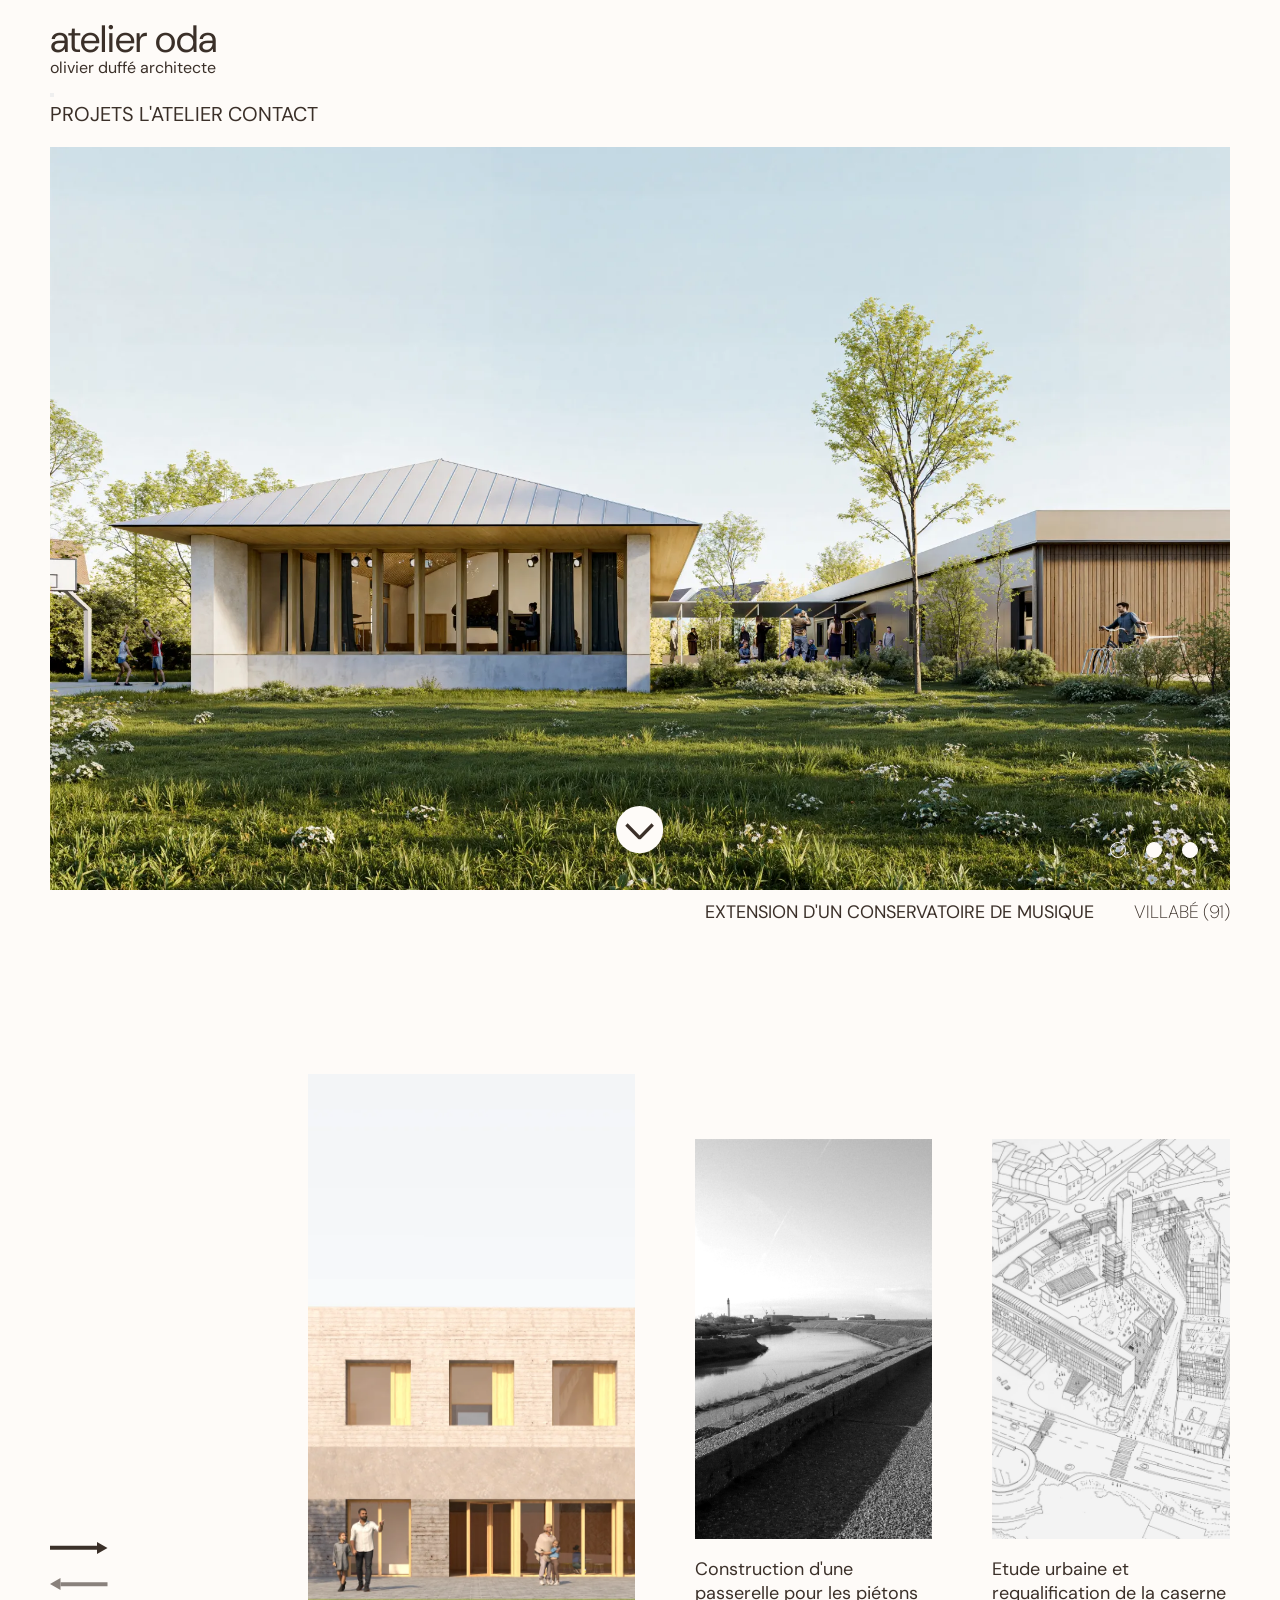
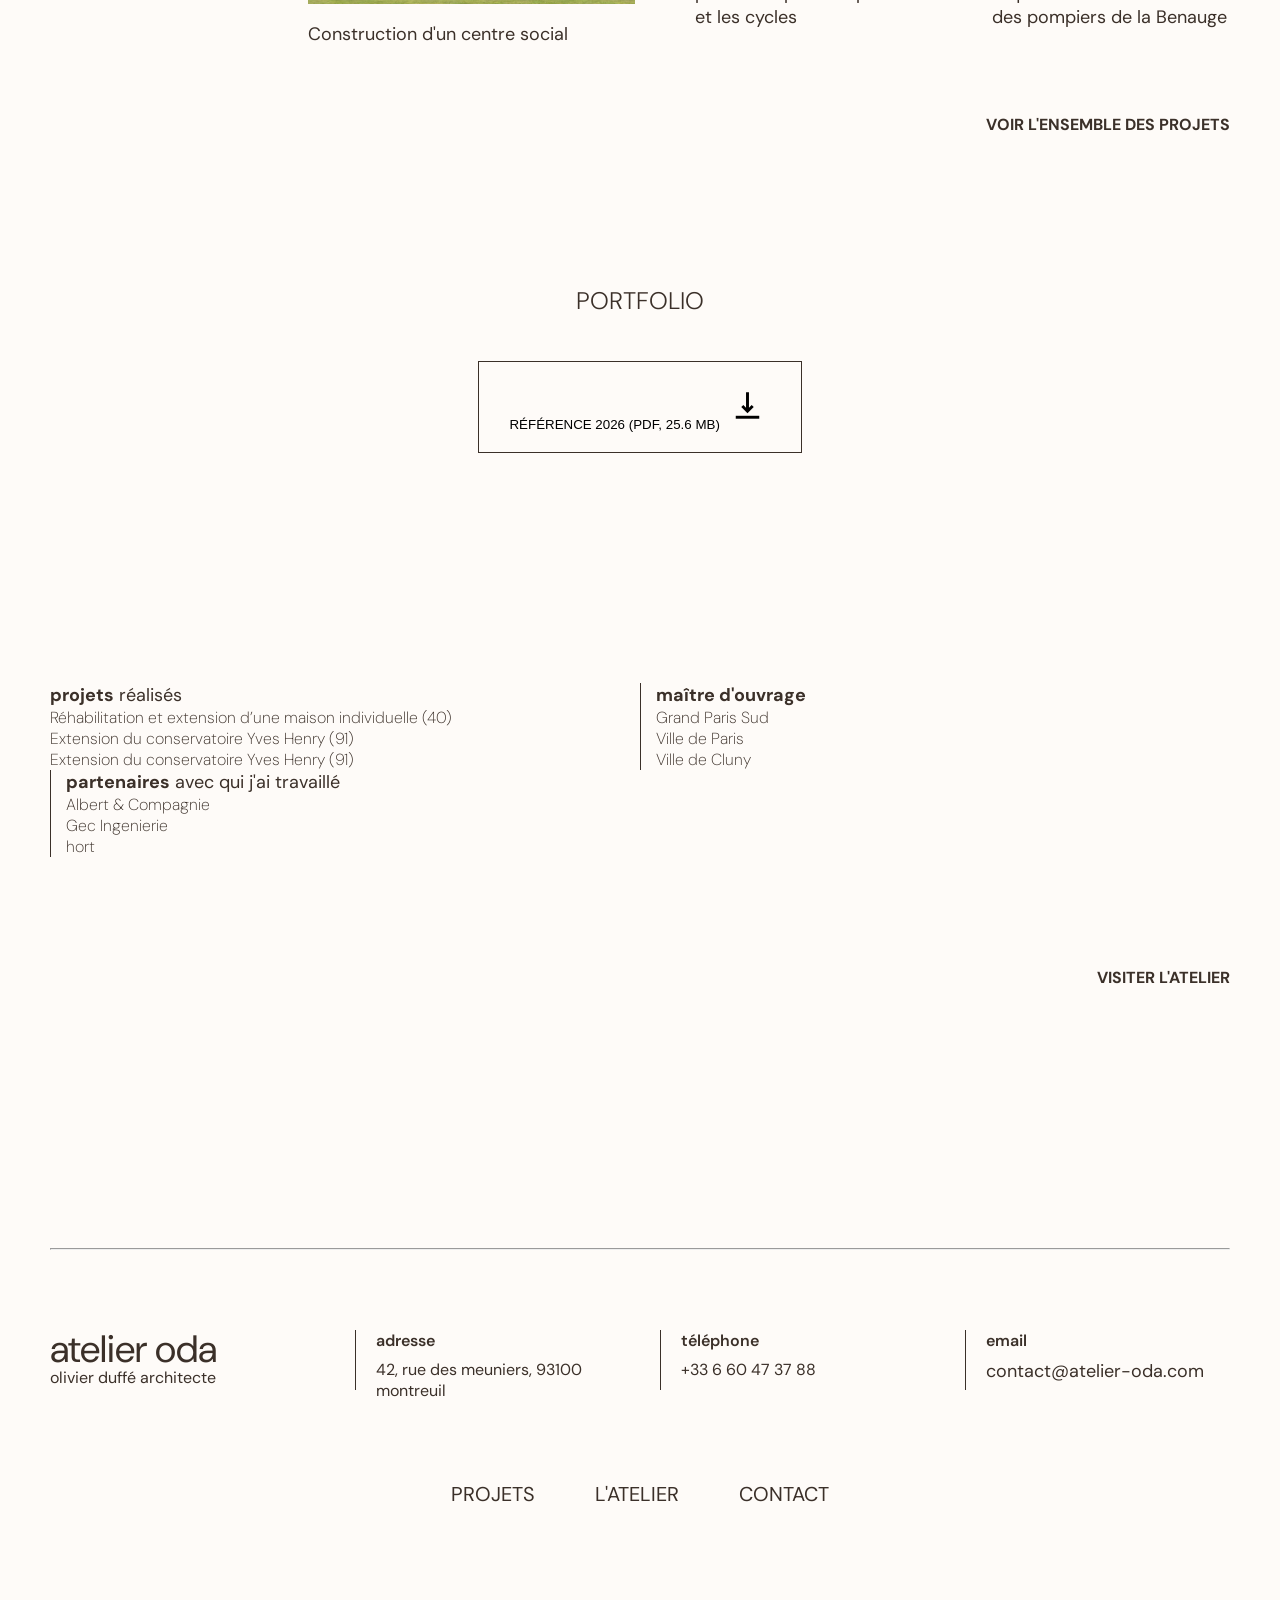
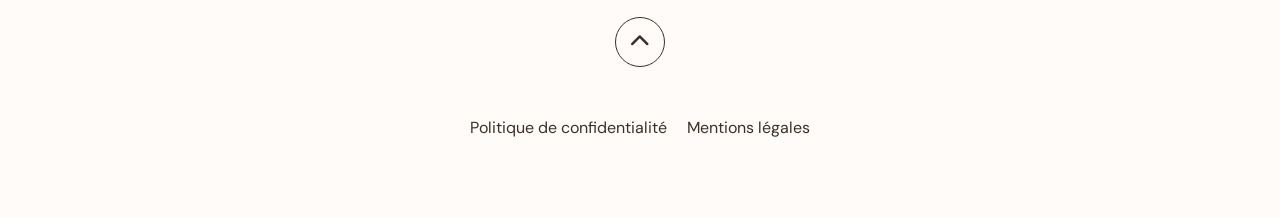
<file: index.html>
<!doctype html>
<html lang="fr">
  <head>
    <meta charset="UTF-8" />
    <meta name="viewport" content="width=device-width, initial-scale=1.0" />
    <title>atelier oda | olivier duffé - architecte</title>
    <link rel="stylesheet" href="assets/css/style.min.css" />
    <link rel="icon" href="assets/img/ODA_FAVICON.png" type="image/png" />
    <link
      rel="stylesheet"
      href="https://cdnjs.cloudflare.com/ajax/libs/font-awesome/6.5.0/css/all.min.css"
    />

    <script>
      document.addEventListener("DOMContentLoaded", function () {
        fetch("assets/pages/header.html")
          .then((r) => r.text())
          .then((html) => {
            document.getElementById("header-content").innerHTML = html;
            const currentPage = window.location.pathname.split("/").pop();

            document.querySelectorAll(".nav-link").forEach((link) => {
              const linkPage = link.getAttribute("href").split("/").pop();
              if (linkPage === currentPage) {
                link.classList.add("active");
              } else {
                link.classList.remove("active");
              }
            });
          });

        fetch("assets/pages/footer.html")
          .then((r) => r.text())
          .then((html) => {
            document.getElementById("footer-content").innerHTML = html;
          });
      });
    </script>

    <!-- GSAP -->
    <script src="https://cdnjs.cloudflare.com/ajax/libs/gsap/3.12.5/gsap.min.js"></script>
    <link
      rel="preload"
      as="image"
      href="assets/img/projects-images/VIL/villabe-vue-exterieure.webp"
      fetchpriority="high"
    />
    <meta
      name="description"
      content="Atelier ODA, agence d'architecture fondée par Olivier Duffé. Découvrez des projets d'architecture contextuelle, durable et pragmatique, conçus avec exigence et sens du lieu."
    />
  </head>
  <body>
    <div id="header-content"></div>

    <main>
      <!-------------------------->
      <!-- HERO section (START) -->
      <!-------------------------->
      <div class="hero-wrapper">
        <section class="hero">
          <!-------------->
          <!-- Carousel -->
          <!-------------->
          <nav class="hero__dots" id="dots"></nav>

          <!---------------->
          <!-- Scroll btn -->
          <!---------------->

          <a
            href="#projects-highlights"
            aria-label="Aller plus bas"
            class="hero__scroll-down"
          >
            <svg
              width="68"
              height="68"
              viewBox="0 0 68 68"
              fill="none"
              xmlns="https://www.w3.org/2000/svg"
            >
              <circle cx="33.6003" cy="33.6003" r="23.6003" fill="#FEFBF8" />
              <path
                d="M45.5805 27.2894L47.9214 29.6767L35.1638 42.6794C34.9594 42.889 34.7163 43.0554 34.4486 43.1689C34.1808 43.2824 33.8937 43.3408 33.6037 43.3408C33.3136 43.3408 33.0265 43.2824 32.7587 43.1689C32.491 43.0554 32.2479 42.889 32.0435 42.6794L19.2793 29.6767L21.6201 27.2917L33.6003 39.4957L45.5805 27.2894Z"
                fill="#3B3029"
              />
            </svg>
          </a>
        </section>
        <!-------------------------->
        <!-- HERO section (END) -->
        <!-------------------------->

        <!--------------------------->
        <!-- Project title (START) -->
        <!--------------------------->
        <div class="hero__project-info-container">
          <p class="project__title"></p>
          <p class="project__location"></p>
        </div>
        <!--------------------------->
        <!-- Project title (END) -->
        <!--------------------------->
      </div>

      <!---------------------------------------->
      <!-- PROJECT HIGHLIGHTS SECTION (START) -->
      <!---------------------------------------->
      <section class="projects-highlights" id="projects-highlights">
        <!-------------------------------------->
        <!-- Project carousel wrapper (START) -->
        <!-------------------------------------->
        <div class="projects-highlights__carousel-wrapper">
          <!---------------------------->
          <!-- Project carousel (START) -->
          <!------------------------------>
          <div class="projects-highlights__carousel">
            <!----------------------------------->
            <!-- Carousel arrows scroll(START) -->
            <!----------------------------------->
            <div class="projects-highlights__carousel-project__navigation">
              <!----------------------------->
              <!--  TO RIGHT arrows scroll -->
              <!----------------------------->
              <div class="arrow-wrapper navigation-scrollToRight">
                <svg
                  class="navigation-scrollToRight"
                  width="58"
                  height="15"
                  viewBox="0 0 58 15"
                  fill="none"
                  xmlns="https://www.w3.org/2000/svg"
                >
                  <path
                    d="M57.5093 7.01528L46.9864 13.0907V0.939868L57.5093 7.01528Z"
                    fill="currentColor"
                  />
                  <line
                    x1="46.9857"
                    y1="6.84155"
                    y2="6.84155"
                    stroke="currentColor"
                    stroke-width="4"
                  />
                </svg>
              </div>

              <!---------------------------->
              <!--  TO LEFT arrows scroll -->
              <!---------------------------->
              <div class="arrow-wrapper navigation-scrollToLeft">
                <svg
                  class="navigation-scrollToLeft"
                  width="58"
                  height="15"
                  viewBox="0 0 58 15"
                  fill="none"
                  xmlns="https://www.w3.org/2000/svg"
                >
                  <path
                    d="M0 7.01528L10.5229 0.939869V13.0907L0 7.01528Z"
                    fill="currentColor"
                  />
                  <line
                    x1="10.5237"
                    y1="7.189"
                    x2="57.5093"
                    y2="7.189"
                    stroke="currentColor"
                    stroke-width="4"
                  />
                </svg>
              </div>
              <!--------------------------------->
              <!-- Carousel arrows scroll(END) -->
              <!--------------------------------->
            </div>

            <!------------------------------------>
            <!-- Carousel cards wrapper (START) -->
            <!------------------------------------>
            <div class="projects-highlights__carousel__cards-wrapper">
              <!-------------------->
              <!-- PROJECT CARD 1 -->
              <!-------------------->
              <div class="projects-highlights__carousel__card is-active">
                <div class="projects-highlights__carousel__card__picture">
                  <!------------------------------------------->
                  <!-- DIV FOR HOVER AND LINK TO THE PROJECT -->
                  <!------------------------------------------->
                  <a
                    href="assets/pages/fiche-projets.html?id=1"
                    class="projects-highlights__carousel-project-link"
                    ><div class="picture-hover">
                      <img
                        src="assets/img/icons/hover-more-icon.png"
                        alt="-"
                        class="more-icon"
                        loading="lazy"
                      /></div
                  ></a>
                  <img
                    src="assets/img/projects-images/VIL/villabe-vue-exterieure.webp"
                    alt=""
                    class="projects-highlights__carousel__card__picture-item"
                  />
                </div>
                <p class="projects-highlights__carousel__card__title">
                  Conservatoire de musique Yves Henry
                </p>
              </div>
              <!-------------------->
              <!-- PROJECT CARD 2 -->
              <!-------------------->
              <div class="projects-highlights__carousel__card is-inactive">
                <div class="projects-highlights__carousel__card__picture">
                  <!------------------------------------------->
                  <!-- DIV FOR HOVER AND LINK TO THE PROJECT -->
                  <!------------------------------------------->
                  <a
                    href="assets/pages/fiche-projets.html?id=1"
                    class="projects-highlights__carousel-project-link"
                    ><div class="picture-hover">
                      <img
                        src="assets/img/icons/hover-more-icon.png"
                        alt="-"
                        class="more-icon"
                        loading="lazy"
                      /></div
                  ></a>

                  <img
                    src="assets/img/projects-images/HOS/HOS_O3.webp"
                    alt=""
                    class="projects-highlights__carousel__card__picture-item"
                  />
                </div>
                <p class="projects-highlights__carousel__card__title">
                  Maison individuelle
                </p>
              </div>
              <!-------------------->
              <!-- PROJECT CARD 3 -->
              <!-------------------->
              <div class="projects-highlights__carousel__card is-inactive">
                <div class="projects-highlights__carousel__card__picture">
                  <!------------------------------------------->
                  <!-- DIV FOR HOVER AND LINK TO THE PROJECT -->
                  <!------------------------------------------->
                  <a
                    href="assets/pages/fiche-projets.html?id=1"
                    class="projects-highlights__carousel-project-link"
                    ><div class="picture-hover">
                      <img
                        src="assets/img/icons/hover-more-icon.png"
                        alt="-"
                        class="more-icon"
                        loading="lazy"
                      /></div
                  ></a>
                  <img
                    src="assets/img/projects-images/CLU/cluny-perspective-exterieure.webp"
                    alt=""
                    class="projects-highlights__carousel__card__picture-item"
                  />
                </div>
                <p class="projects-highlights__carousel__card__title">
                  Centre social de la ville de Cluny
                </p>
              </div>
            </div>
            <!---------------------------------->
            <!-- Carousel cards wrapper (END) -->
            <!---------------------------------->
          </div>

          <a href="assets/pages/projets.html" class="backlink-to-full-page"
            >Voir l'ensemble des projets</a
          >
        </div>
        <!---------------------------------->
        <!-- Carousel cards wrapper (END) -->
        <!---------------------------------->

        <!------------------------------>
        <!-- Portfolio button (START) -->
        <!------------------------------>
        <div class="portfolio-btn-container">
          <h4>PORTFOLIO</h4>
          <a
            href="assets/img/ODA_REFERENCES.pdf"
            target="blank"
            aria-label="Télécharger le portfolio"
          >
            <button class="btn-portfolio">
              Référence 2026 (PDF, 25.6 MB)
              <svg
                width="47"
                height="47"
                viewBox="0 0 47 47"
                fill="none"
                xmlns="https://www.w3.org/2000/svg"
                aria-hidden="true"
              >
                <path
                  fill-rule="evenodd"
                  clip-rule="evenodd"
                  d="M23.4999 31.3045L29.7313 25.0731L27.6541 22.9961L24.9686 25.6816V10.2812H22.0311V25.6816L19.3457 22.9961L17.2686 25.0731L23.4999 31.3045Z"
                  fill="currentColor"
                />
                <path
                  d="M35.25 33.7812V36.7188H11.75V33.7812H35.25Z"
                  fill="currentColor"
                />
              </svg>
            </button>
          </a>
        </div>
        <!------------------------------>
        <!-- Portfolio button (END) -->
        <!------------------------------>
      </section>
      <!-------------------------------------->
      <!-- PROJECT HIGHLIGHTS SECTION (END) -->
      <!-------------------------------------->

      <!-------------------------------->
      <!-- Atelier highlights (START) -->
      <!-------------------------------->
      <section class="atelier-highlights">
        <div class="atelier-highlights__informations-wrapper">
          <div class="atelier-highlights__informations">
            <p class="informations-title"><strong>projets</strong> réalisés</p>
            <ul>
              <li class="informations-item">
                Réhabilitation et extension d’une maison individuelle (40)
              </li>
              <li class="informations-item">
                Extension du conservatoire Yves Henry (91)
              </li>
              <li class="informations-item">
                Extension du conservatoire Yves Henry (91)
              </li>
            </ul>
          </div>
          <div class="atelier-highlights__informations">
            <p class="informations-title"><strong>maître d'ouvrage</strong></p>
            <ul>
              <li class="informations-item">Grand Paris Sud</li>
              <li class="informations-item">Ville de Paris</li>
              <li class="informations-item">Ville de Cluny</li>
            </ul>
          </div>
          <div class="atelier-highlights__informations">
            <p class="informations-title">
              <strong>partenaires</strong> avec qui j'ai travaillé
            </p>
            <ul>
              <li class="informations-item">Albert & Compagnie</li>
              <li class="informations-item">Gec Ingenierie</li>
              <li class="informations-item">hort</li>
            </ul>
          </div>
        </div>
        <a
          href="assets/pages/atelier.html"
          class="atelier-highlights__link backlink-to-full-page"
          >Visiter l'atelier</a
        >
      </section>
      <!------------------------------>
      <!-- Atelier highlights (END) -->
      <!------------------------------>
    </main>
    <div id="footer-content"></div>
    <script src="assets/js/index.js"></script>
    <script src="assets/js/hover-dl-btn-mobile.js"></script>
  </body>
</html>
</file>
<file: assets/css/style.min.css>
.navbar{background-color:#fefbf8 !important;padding:20px 0}@media(max-width: 480px){.navbar{padding-top:90px}}.navbar__title--logo{font-size:38px;color:#3b3029 !important}.navbar__title{line-height:1.05}.navbar__title--name{font-size:16px;color:#3b3029 !important}.navbar-nav{font-size:20px;gap:80px}@media(max-width: 480px){.navbar-nav{gap:20px}}.nav-link{color:#3b3029 !important}.nav-link:hover,.nav-link.active{color:#557768 !important}footer,a{text-decoration:none;color:#3b3029 !important;padding-bottom:80px}hr{background-color:#3b3029;margin:80px 0}.footer{background-color:#fefbf8}.footer__brand{display:flex;align-items:flex-start;gap:40px;padding:0 !important;margin-bottom:80px}@media(max-width: 767px){.footer__brand{flex-direction:column;gap:10px}}.footer__brand>*{flex:1 1 0}.footer__separator{width:1px;height:60px;background-color:#3b3029;flex-shrink:0}@media(max-width: 767px){.footer__separator{display:none}}.footer__data--block{display:flex;flex-direction:row;align-items:flex-start;gap:20px;flex:1 1 0}.footer__data--label{font-size:16px;font-weight:600;color:#3b3029;margin-bottom:8px}@media(max-width: 767px){.footer__data--label{display:none}}.footer__data--value,.footer__data --email{font-size:16px;color:#3b3029;margin-bottom:0}@media(max-width: 480px){.footer__data--email{text-transform:uppercase}}.footer__scroll-top{display:flex;justify-content:center}.footer__scroll-btn{width:50px;height:50px;border-radius:50%;border:1px solid #3b3029;background:rgba(0,0,0,0);color:#3b3029;font-size:20px;cursor:pointer;display:flex;align-items:center;justify-content:center;transition:background-color .2s,color .2s}.footer__scroll-btn:hover{background-color:#3b3029;color:#fefbf8}.footer__nav{display:flex;justify-content:center;gap:60px;margin-bottom:30px}@media(max-width: 480px){.footer__nav{gap:24px}}.footer__nav--link{font-size:20px;color:#3b3029 !important;text-decoration:none}@media(max-width: 480px){.footer__nav--link{display:none}}.footer__nav--link:hover{color:#557768 !important}.mentions-footer{display:flex;flex-flow:row wrap;justify-content:center;align-items:center;gap:20px;margin-top:50px;font-size:16px}.mentions-footer a{padding-bottom:0}.mentions-footer a:hover{text-decoration:underline;text-underline-offset:8px}.justify-text{text-align:justify}.project__card{width:100%}.project__card>a{display:block;margin-top:18px;padding:0}.project__card>a:hover{text-decoration:underline;text-underline-offset:8px}.project__picture{width:100%;height:500px;overflow:hidden;position:relative}.project__picture img{width:100%;height:100%;object-fit:cover}@media(max-width: 768px){.projects-grid{padding-bottom:80px;overflow-x:hidden}}.projects-grid.container-fluid{padding-left:0;padding-right:0}.projects-grid .row{--bs-gutter-x: 60px}@media(max-width: 768px){.projects-grid .row{--bs-gutter-y: 60px}}.projects-grid .row+.row{margin-top:120px}@media(max-width: 768px){.projects-grid .row+.row{margin-top:0px}}@media(max-width: 768px){body{padding:0 16px}}#header-content{position:sticky;top:0;z-index:100;transition:opacity .3s ease}@media(max-width: 768px){#header-content{position:static}}.hero-wrapper{height:calc(100vh - 122.7px);display:flex;flex-direction:column}@media(max-width: 768px){.hero-wrapper{height:calc(100vh - 192.69px);width:100vw;margin-left:calc(-50vw + 50%)}}.hero{flex:1;overflow:hidden;position:relative}.slide{position:absolute;inset:0;opacity:0}.slide__img{width:100%;height:100%;object-fit:cover;display:block}.hero__dots{position:absolute;bottom:2rem;right:2rem;display:flex;gap:20px;z-index:10}.hero__dot{width:16px;height:16px;border-radius:50%;background:#fefbf8;border:1px solid #fefbf8;cursor:pointer}.hero__dot.is-active{background:rgba(0,0,0,0)}.hero__project-info-container{flex-shrink:0;display:flex;flex-flow:row wrap;justify-content:flex-end;align-items:center;gap:40px;text-transform:uppercase;color:#3b3029;padding-top:10px}@media(max-width: 768px){.hero__project-info-container{flex-direction:column;gap:0;font-size:1rem;align-items:flex-end;padding-right:10px}}.project__location{font-weight:200}.project__title,.project__location{transition:opacity .5s ease}@media(max-width: 768px){.project__title,.project__location{height:fit-content;margin:0}}.hero__scroll-down{position:absolute;bottom:-60px;left:50%;transform:translateX(-50%);z-index:10;cursor:pointer}.projects-highlights{padding-top:150px}@media(max-width: 768px){.projects-highlights{padding-top:80px}}.projects-highlights .picture-hover{opacity:0;pointer-events:none}@media(max-width: 768px){.projects-highlights .picture-hover{display:none}}.projects-highlights__carousel-wrapper{display:flex;flex-flow:column nowrap;align-items:flex-end;gap:70px;padding-bottom:70px}.projects-highlights__carousel{display:flex;flex-flow:row nowrap;justify-content:space-between;align-items:flex-end;gap:200px;width:100%}.projects-highlights__carousel__cards-wrapper{width:100%;display:flex;flex-flow:row nowrap;align-items:center;gap:60px;height:530px}@media(max-width: 768px){.projects-highlights__carousel__cards-wrapper{flex-flow:column nowrap;height:auto;gap:30px}}.projects-highlights__carousel-project__navigation{display:flex;flex-flow:column nowrap;align-self:flex-end;gap:0px}@media(max-width: 768px){.projects-highlights__carousel-project__navigation{display:none}}.projects-highlights__carousel-project__navigation .is-disabled{color:#89817c;cursor:default}.projects-highlights__carousel__card{height:100%;transition:all .4s ease}@media(max-width: 768px){.projects-highlights__carousel__card{height:250px;width:100%}}.projects-highlights__carousel__card.is-active{flex-grow:3;height:100%;flex-basis:440px}@media(max-width: 768px){.projects-highlights__carousel__card.is-active{width:100%;height:auto;flex-grow:unset;flex-basis:unset}}.projects-highlights__carousel__card.is-active .picture-hover{pointer-events:auto}.projects-highlights__carousel__card.is-active .picture-hover:hover{opacity:1}.projects-highlights__carousel__card.is-inactive{flex-grow:1;height:400px;flex-basis:320px}@media(max-width: 768px){.projects-highlights__carousel__card.is-inactive{width:100%;height:auto;flex-grow:unset;flex-basis:unset}}.projects-highlights__carousel__card__picture{overflow:hidden;height:100%;position:relative}@media(max-width: 768px){.projects-highlights__carousel__card__picture{height:400px}}.projects-highlights__carousel__card img{width:100%;height:100%;object-fit:cover}.projects-highlights__carousel__card__title{margin-top:18px}@media(max-width: 768px){.projects-highlights__carousel__card__title{font-size:1rem}}.arrow-wrapper{padding:6px 0}.atelier-highlights{display:flex;flex-flow:column nowrap;align-items:flex-end;gap:70px;padding:150px 0 100px}@media(max-width: 768px){.atelier-highlights{padding:100px 0 80px}}.atelier-highlights__informations-wrapper{width:100%;display:flex;flex-flow:row wrap;justify-content:space-between;align-items:center}@media(max-width: 768px){.atelier-highlights__informations-wrapper{flex-direction:column}}.atelier-highlights__informations{min-width:400px;flex:1}@media(max-width: 768px){.atelier-highlights__informations{width:100%}}.atelier-highlights__informations ul{padding:0}.atelier-highlights__informations li{list-style-type:none;text-align:left}.atelier-highlights__informations:first-child{padding-right:15px}@media(max-width: 768px){.atelier-highlights__informations:first-child{padding-right:0;padding-bottom:40px}}@media(max-width: 768px){.atelier-highlights__informations:nth-child(2){padding:40px 0}}.atelier-highlights__informations:not(:first-child){border-left:.5px solid #3b3029;padding-left:15px}@media(max-width: 768px){.atelier-highlights__informations:not(:first-child){border-left:0;border-top:.5px solid #3b3029;padding-left:0;padding-top:40px}}.informations-title{font-size:1.125rem}.informations-item{font-size:1rem;font-weight:200}.localisation{font-size:32px;font-weight:100}@media(max-width: 480px){.localisation{font-size:18px}}.detail_projet{font-size:36px;text-transform:uppercase;margin:20px 0 70px 0}@media(max-width: 480px){.detail_projet{font-size:24px}}.detail_container{display:flex;justify-content:space-between;align-items:flex-start;border-bottom:solid 1px #3b3029;align-items:stretch}.detail_title{font-size:20px !important;text-transform:uppercase;border-bottom:solid 3px #3b3029;padding:10px 0}@media(max-width: 480px){.detail_title{font-size:16px}}.detail_info{font-size:18px;text-align:right;max-width:50%;padding:10px 0}@media(max-width: 480px){.detail_info{font-size:16px}}.detail_info a{padding:10px 0}.detail_info a:hover{color:#557768 !important}.space{height:70px}.backlink-to-full-page{text-align:right}.image_principale{display:block;width:100%;max-height:900px;object-fit:cover;width:100%;height:calc(100vh - 250px);object-fit:cover;object-position:center bottom}.miniature{display:inline-flex;flex-wrap:wrap;margin:50px 10px 50px 0;gap:10px;width:260px;height:260px;object-fit:cover;cursor:pointer}@media(max-width: 480px){.miniature{width:100%;margin:10px 0}}.overlay{position:fixed;top:0;left:0;width:100%;height:100%;background:rgba(0,0,0,.5);display:flex;align-items:center;justify-content:center;z-index:1000;cursor:pointer}.overlay img{max-width:80%;max-height:80vh;object-fit:contain}.page-weight-info{display:flex;flex-direction:column;font-size:48px;color:#3b3029;text-align:center;margin-top:0px;margin-bottom:0px}.page-weight-info--text{font-size:18px;color:#3b3029;text-align:center;margin-top:0px;margin-bottom:0px}.info-bulle{position:relative;cursor:pointer}.info-bulle__card{display:block;opacity:0;visibility:hidden;transition:opacity .3s ease,visibility .3s ease;position:absolute;top:130%;left:50%;transform:translateX(-50%);background:#fff;border:1px solid #ddd;border-radius:8px;padding:12px 16px;width:200px;box-shadow:0 4px 12px rgba(0,0,0,.15);z-index:10;font-size:14px;color:#3b3029}.info-bulle:hover .info-bulle__card{opacity:1;visibility:visible}.contact-name{font-size:24px}@media(max-width: 768px){.contact-name{font-size:18px}}.contact-title{font-size:38px}.info-contact{display:flex;align-items:flex-start;font-size:20px !important;text-transform:uppercase;border-bottom:solid 3px #3b3029;padding:10px 0}@media(max-width: 480px){.info-contact{font-size:16px !important}}.info-data{font-size:18px;text-align:right;max-width:50%;padding:10px 0}@media(max-width: 480px){.info-data{font-size:16px !important}}*{margin:0;padding:0;box-sizing:border-box}@font-face{font-family:"DM-sans";src:url(../font/DMSans-VariableFont_opsz\,wght.ttf);font-display:swap}html{scroll-behavior:smooth}body{font-family:"DM-sans";font-size:18px;background-color:#fefbf8;color:#3b3029;padding:0 50px}@media(max-width: 768px){body{padding:0 16px}}h1,h2{text-transform:lowercase}h3,h4{text-transform:uppercase}h1{font-size:48px;font-weight:lighter;line-height:.8}h2{font-size:48px}h3{font-size:36px}h4{font-weight:300;font-size:24px}.portfolio-btn-container{display:flex;flex-flow:column nowrap;gap:45px;align-items:center}.btn-portfolio{background-color:rgba(0,0,0,0);text-transform:uppercase;font-weight:200;border:1px solid #3b3029;padding:20px 30px;transition:all .3s ease-in-out}.btn-portfolio:hover,.btn-portfolio.active{background-color:#3b3029;color:#fefbf8;border:1px solid rgba(0,0,0,0);cursor:pointer}.backlink-to-full-page{text-transform:uppercase;font-weight:700;font-size:1rem;display:block;text-align:right;margin-top:40px}.backlink-to-full-page:hover{text-decoration:underline;text-underline-offset:8px}.picture-hover{height:100%;width:100%;background-color:rgba(0,0,0,.403);position:absolute;top:0;left:0;display:flex;justify-content:center;align-items:center;opacity:0;transition:opacity .5s ease}.picture-hover .more-icon{height:50px;width:50px}.picture-hover.active{opacity:1}.picture-hover:hover{opacity:1}.page-weight-info{display:flex;flex-direction:column;font-size:48px;color:#3b3029;text-align:center;margin-top:0px;margin-bottom:0px}.page-weight-info--text{font-size:18px;color:#3b3029;text-align:center;margin-top:0px;margin-bottom:0px}.info-bulle{position:relative;cursor:pointer}.info-bulle__card{display:block;opacity:0;visibility:hidden;transition:opacity .3s ease,visibility .3s ease;position:absolute;top:130%;left:50%;transform:translateX(-50%);background:#fff;border:1px solid #ddd;border-radius:8px;padding:12px 16px;width:200px;box-shadow:0 4px 12px rgba(0,0,0,.15);z-index:10;font-size:14px;color:#3b3029}.info-bulle:hover .info-bulle__card{opacity:1;visibility:visible}
</file>
